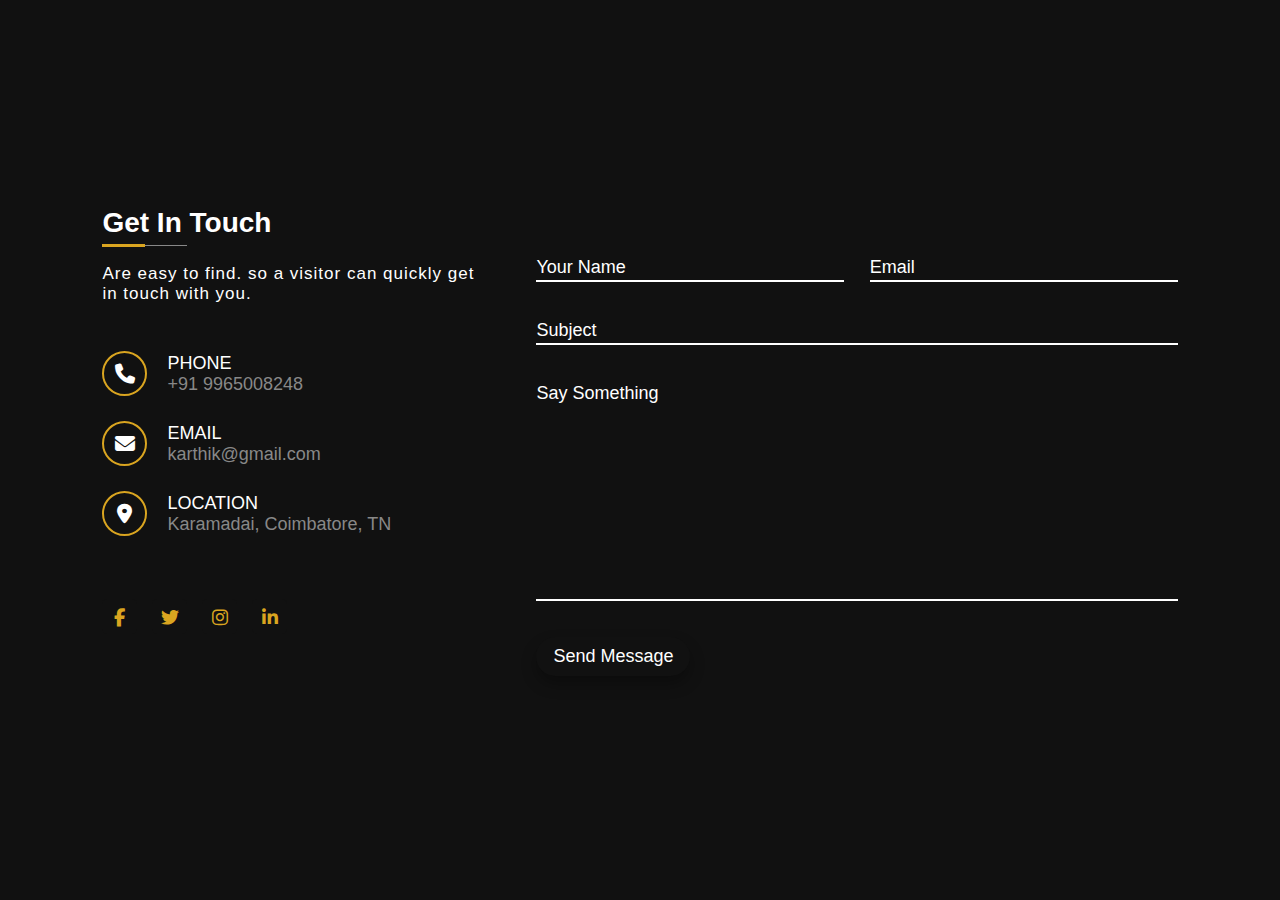
<file: contact/index.html>
<!DOCTYPE html>
<html>
<head>
	<meta name="viewport" content="width=device-width, initial-scale=1.0">
	<title>Contact </title>

	<!--css link-->
	<link rel="stylesheet" type="text/css" href="style.css">

	<!-- Font Awesome Icons Link -->
	<link rel="stylesheet" href="https://cdnjs.cloudflare.com/ajax/libs/font-awesome/6.1.1/css/all.min.css"/>

	<!--Link To Goggle Fonts
	<link href="https://fonts.googleapis.com/css2?family=Poppins:ital,wght@0,100;0,200;0,400;0,500;0,600;0,800;1,900&display=swap" rel="stylesheet">
	-->
</head>
<body>
	<div class="container">
		<main class="row">
			<!--  Left Section (Column) Starts -->
			<section class="col left">	
				<!--  Title Starts -->
				<div class="contactTitle">
					<h2>Get In Touch</h2>
					<p>Are easy to find. so a visitor can quickly get in touch with you.</p>
				</div>

				<!--Contact Info-->
				<div class="contactInfo">
					
					<div class="iconGroup">
						<div class="icon">
							<i class="fa-solid fa-phone"></i>
						</div>
						<div class="details">
							<span>Phone</span>
							<span>+91 9965008248</span>
						</div>
					</div>

					<div class="iconGroup">
						<div class="icon">
							<i class="fa-solid fa-envelope"></i>
						</div>
						<div class="details">
							<span>Email</span>
							<span>karthik@gmail.com</span>
						</div>
					</div>

					<div class="iconGroup">
						<div class="icon">
							<i class="fa-solid fa-location-dot"></i>
						</div>
						<div class="details">
							<span>Location</span>
							<span>Karamadai, Coimbatore, TN</span>
						</div>
					</div>

				</div>

				<!--Social Media -->
				<div class="socialMedia">
					<a href="#"><i class="fa-brands fa-facebook-f"></i></a>
					<a href="#"><i class="fa-brands fa-twitter"></i></a>
					<a href="#"><i class="fa-brands fa-instagram"></i></a>
					<a href="#"><i class="fa-brands fa-linkedin-in"></i></a>
				</div>
			</section>

			<section class="col right">
				<!--Forms -->
				<form class="messageForm">
					
					<div class="inputGroup halfWidth">
						<input type="text" name="" required="required">
						<label>Your Name</label>
					</div>

					<div class="inputGroup halfWidth">
						<input type="email" name="" required="required">
						<label>Email</label>
					</div>

					<div class="inputGroup fullWidth">
						<input type="text" name="" required="required">
						<label>Subject</label>
					</div>

					<div class="inputGroup fullWidth">
						<textarea required="required"></textarea>
						<label>Say Something</label>
					</div>

					<div class="inputGroup fullWidth">
						<button><a href="www.whatsapp.com" style="text-decoration: none;color: #fff;" target="_blank">Send Message</a></button>
					</div>
				</form>
			</section>
		</main>
	</div>
</body>
</html>
</file>
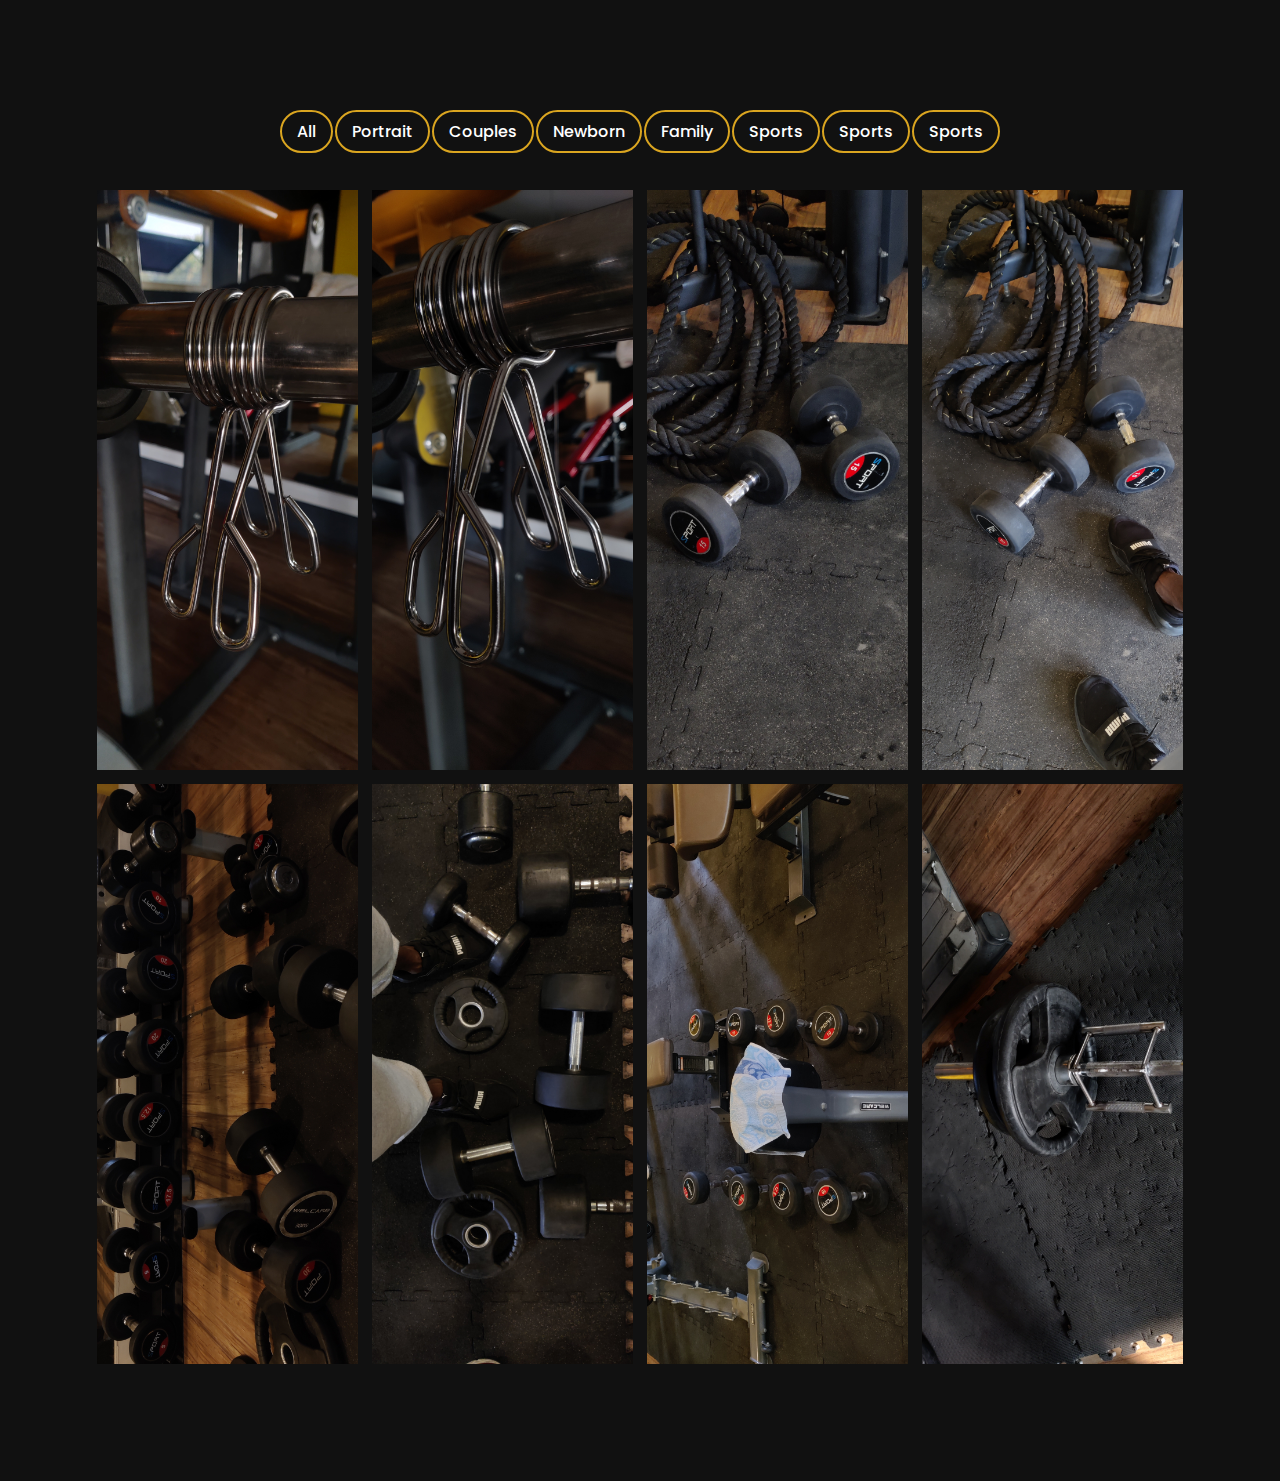
<file: gallery/index.html>
<!DOCTYPE html>
<html lang="en">
<head>
    <meta charset="UTF-8">
    <meta name="viewport" content="width=device-width, initial-scale=1.0">
    <title>Stroies</title>

    <!--css link-->
    <link rel="stylesheet" href="style.css">
    <link rel="stylesheet" href="https://cdnjs.cloudflare.com/ajax/libs/font-awesome/5.15.3/css/all.min.css"/>
</head>
<body>
  <div class="wrapper">
    <!-- filter Items -->
    <nav>
      <div class="items">
        <span class="item active" data-name="all">All </span>
        <span class="item" data-name="bag">Portrait</span>
        <span class="item" data-name="shoe">Couples</span>
        <span class="item" data-name="watch">Newborn</span>
        <span class="item" data-name="camera">Family</span>
        <span class="item" data-name="headphone">Sports</span>
        <span class="item" data-name="headphone">Sports</span>
        <span class="item" data-name="headphone">Sports</span>
      </div>
    </nav>
    <!-- filter Images -->
    <div class="gallery">
      <div class="image" data-name="bag"><span><img src="images/1.jpg" alt=""></span></div>
      <div class="image" data-name="headphone"><span><img src="images/2.jpg" alt=""></span></div>
      <div class="image" data-name="camera"><span><img src="images/3.jpg" alt=""></span></div>
      <div class="image" data-name="shoe"><span><img src="images/4.jpg" alt=""></span></div>
      <div class="image" data-name="headphone"><span><img src="images/5.jpg" alt=""></span></div>
      <div class="image" data-name="watch"><span><img src="images/6.jpg" alt=""></span></div>
      <div class="image" data-name="shoe"><span><img src="images/7.jpg" alt=""></span></div>
      <div class="image" data-name="camera"><span><img src="images/8.jpg" alt=""></span></div>
    </div>
  </div>

  <script src="script.js"></script>

</body>
</html>
</file>
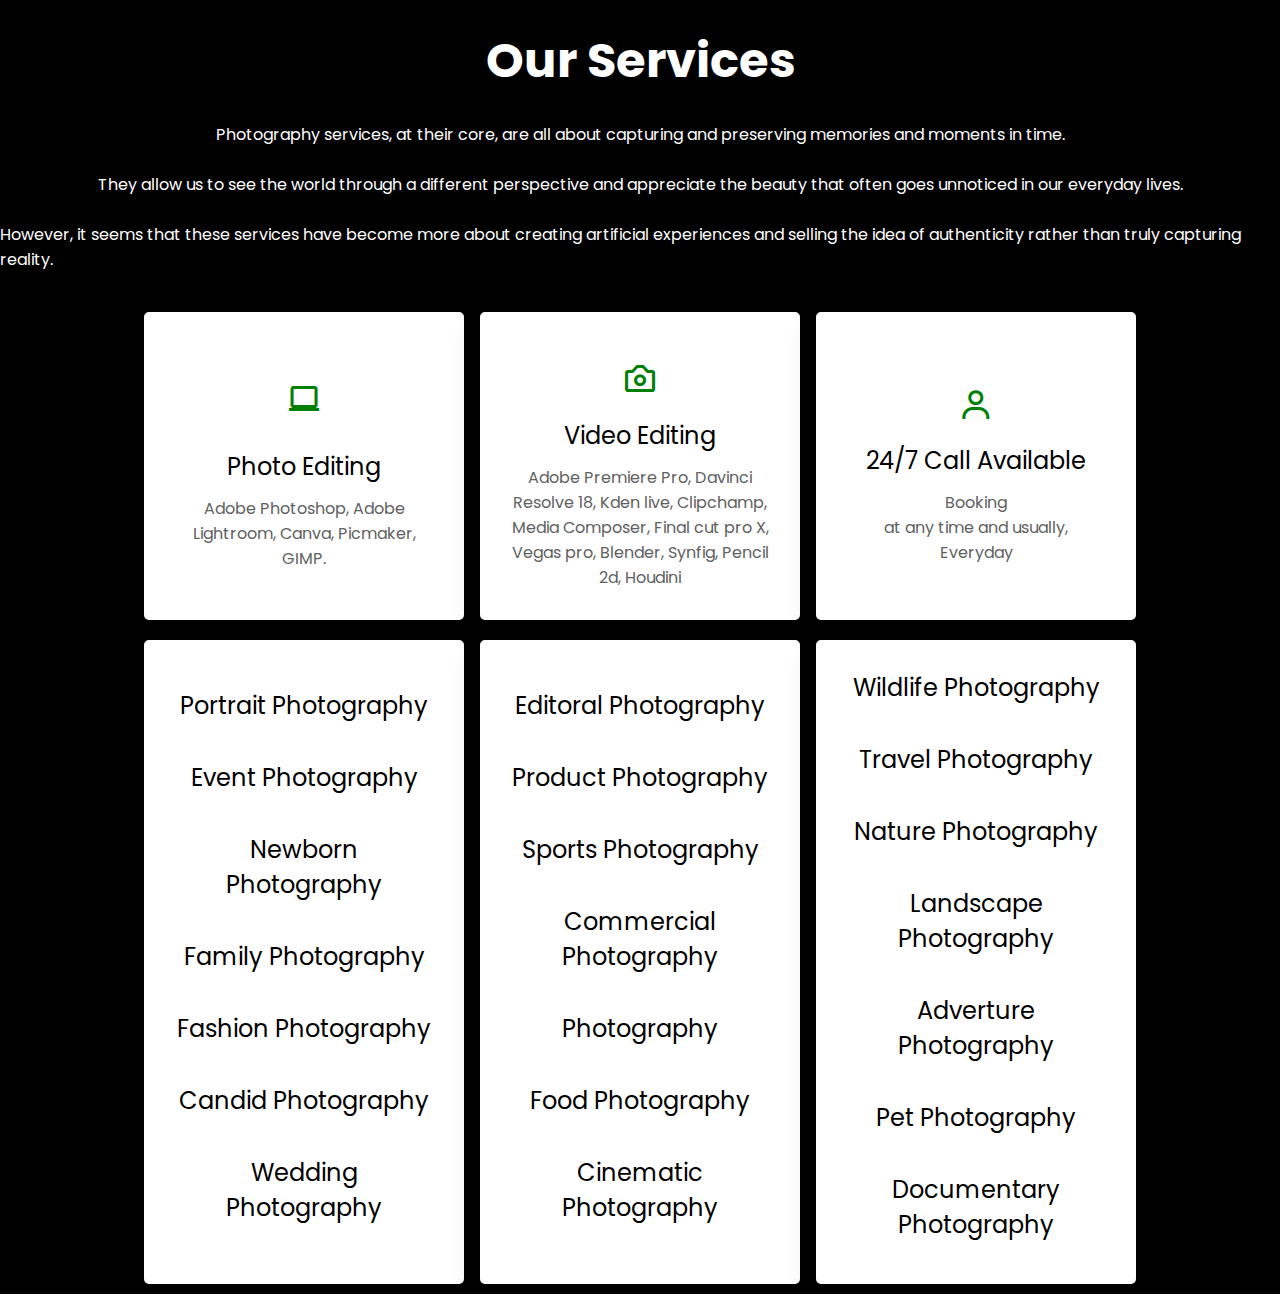
<file: services/index.html>
<!DOCTYPE html>
<html lang="en">
<head>
    <meta charset="UTF-8">
    <meta name="viewport" content="width=device-width, initial-scale=1.0">
    <title>Our Services</title>
    <link rel="stylesheet" href="style.css" class="css">
    <!-- FONT AWESOME LINK USING BOXICON -->
    <link href='https://unpkg.com/boxicons@2.1.4/css/boxicons.min.css' rel='stylesheet'>
</head>
<body>
    <div class="wrapper">
        <h1>Our Services</h1>
        <p>Photography services, at their core, are all about capturing and preserving memories and moments in time.</p> <br>
        <p>They allow us to see the world through a different perspective and appreciate the beauty that often goes unnoticed in our everyday lives.</p> <br>
        <p>However, it seems that these services have become more about creating artificial experiences and selling the idea of authenticity rather than truly capturing reality.</p>
             <div class="content-box">

                <div class="card">
                    <i class="bx bx-laptop bx-md"></i>
                    <h2></h2>
                    <h2>Photo Editing</h2>
                    <p>Adobe Photoshop, Adobe Lightroom, Canva, Picmaker, GIMP.</p>      
                </div>
                
                <div class="card">
                    <i class="bx bx-camera bx-md"></i>
                    <h2>Video Editing</h2>
                    <p>Adobe Premiere Pro, Davinci Resolve 18, Kden live, Clipchamp, Media Composer, Final cut pro X, Vegas pro, Blender, Synfig, Pencil 2d, Houdini </p>
                </div>

                <div class="card">
                    <i class='bx bx-user bx-md'></i>
                    <h2>24/7 Call Available</h2>
                    <p>Booking <br>at any time and usually, Everyday</p>       
                </div>
                <!---->
                <div class="card">
                    <h2>Portrait Photography</h2><br>
                    <h2>Event Photography</h2><br>
                    <h2>Newborn Photography</h2><br>
                    <h2>Family Photography</h2><br>
                    <h2>Fashion Photography</h2><br>
                    <h2>Candid Photography</h2><br>
                    <h2>Wedding Photography</h2>
                </div>

                <div class="card">
                    <h2>Editoral Photography</h2><br>
                    <h2>Product Photography</h2><br>
                    <h2>Sports Photography</h2><br>
                    <h2>Commercial Photography</h2><br>
                    <h2>Photography</h2><br>
                    <h2>Food Photography</h2><br>
                    <h2>Cinematic Photography</h2>   
                </div>

                <div class="card">
                    <h2>Wildlife Photography</h2><br>
                    <h2>Travel Photography</h2><br>
                    <h2>Nature Photography</h2><br>
                    <h2>Landscape Photography</h2><br>
                    <h2>Adverture Photography</h2><br>
                    <h2>Pet Photography</h2><br>
                    <h2>Documentary Photography</h2>                         
                </div>
             </div>
    </div>
</body>
</html>
</file>
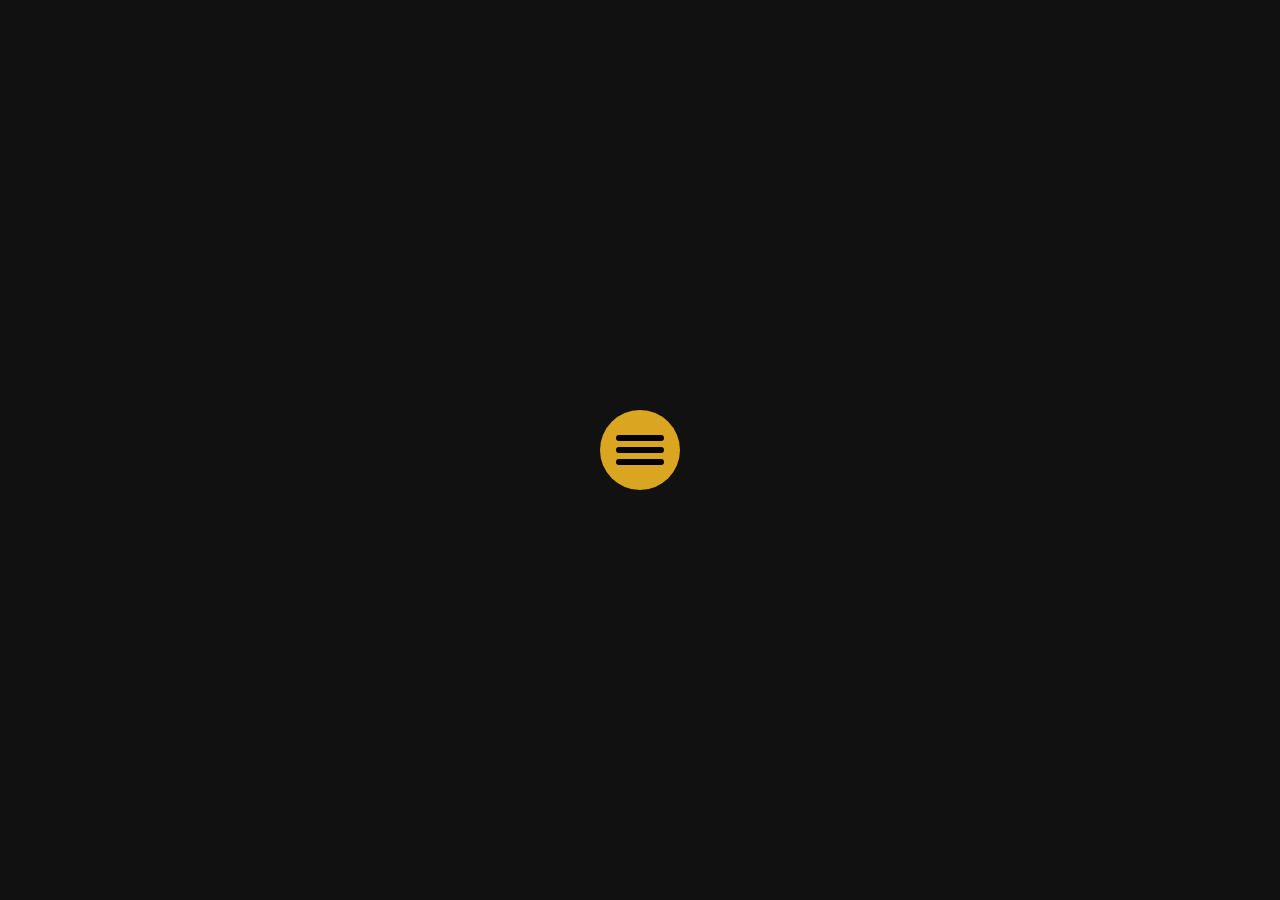
<file: soicalLinks/index.html>
<!DOCTYPE html>
<html lang="en">
<head>
    <meta charset="UTF-8">
    <meta name="viewport" content="width=device-width, initial-scale=1.0">
    <title>Menu Bar</title>
    <!---css links-->
    <link rel="stylesheet" href="style.css">   
     <!--font-awesome CDN-->
     <link rel="stylesheet" href="https://cdnjs.cloudflare.com/ajax/libs/font-awesome/6.5.1/css/all.min.css" integrity="sha512-DTOQO9RWCH3ppGqcWaEA1BIZOC6xxalwEsw9c2QQeAIftl+Vegovlnee1c9QX4TctnWMn13TZye+giMm8e2LwA==" crossorigin="anonymous" />
</head>
<body>

    <div class="menu">
        <div class="btn trigger">
            <span class="line"></span>
        </div>
        <div class="icons">
            <div class="rotater">
                
                <div class="btn btn-icon">
                    <i class="fab fa-facebook"></i>
                </div>
            </div>

            <div class="rotater">
                <div class="btn btn-icon">
                    <i class="fab fa-envelope"></i>
                </div>
            </div>

            <div class="rotater">
                <div class="btn btn-icon">
                    <i class="fab fa-facebook"></i>
                </div>
            </div>

            <div class="rotater">
                <div class="btn btn-icon">
                    <i class="fab fa-instagram"></i>
                </div>
            </div>

            <div class="rotater">
                <div class="btn btn-icon">
                    <i class="fab fa-youtube"></i>
                </div>
            </div>

            <div class="rotater">
                <div class="btn btn-icon">
                    <i class="fab fa-github"></i>
                </div>
            </div>

            <div class="rotater">
                <div class="btn btn-icon">
                    <i class="fab fa-linkedin"></i>
                </div>
            </div>

            <div class="rotater">
                <div class="btn btn-icon">
                    <i class="fab fa-pinterest"></i>
                </div>
            </div>
        </div>

    </div>

    <script src="https://code.jquery.com/jquery-3.7.1.js" integrity="sha256-eKhayi8LEQwp4NKxN+CfCh+3qOVUtJn3QNZ0TciWLP4=" crossorigin="anonymous"></script>
    <script src="main.js"></script>
</body>
</html>
</file>
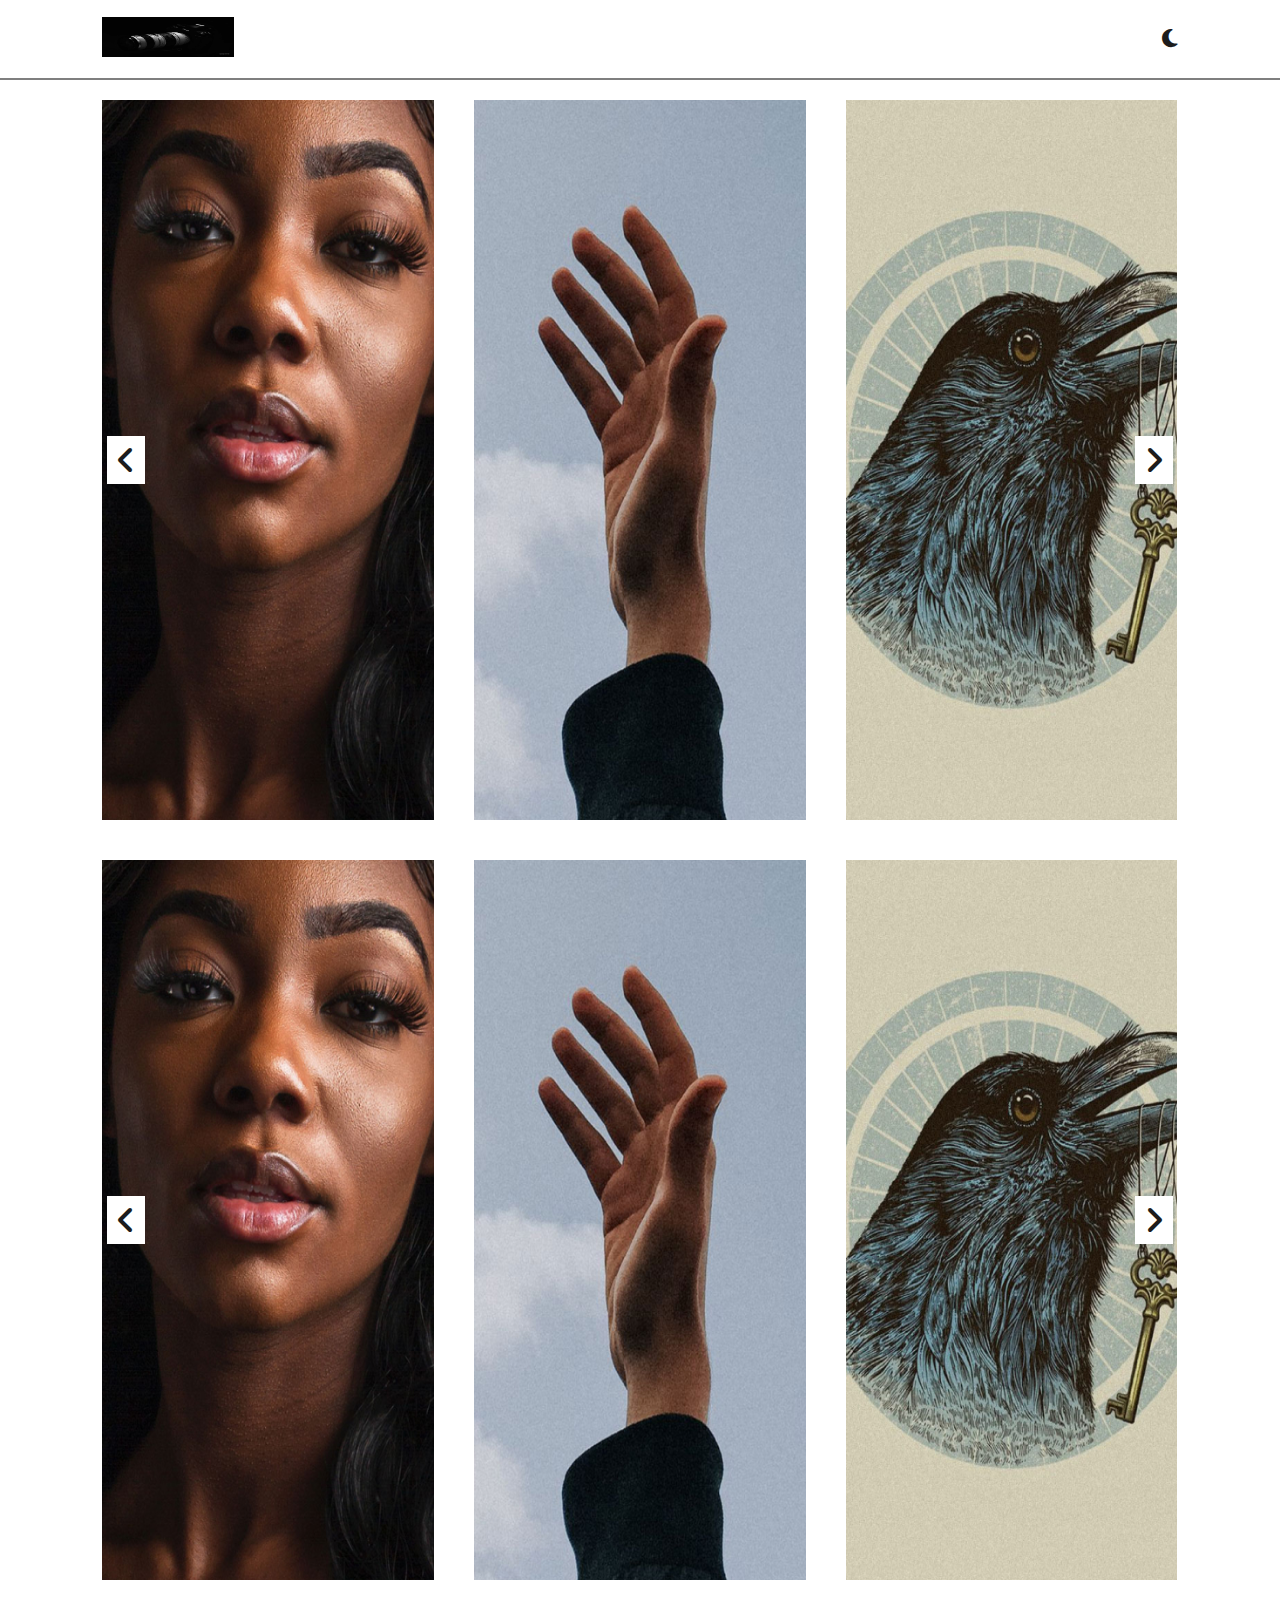
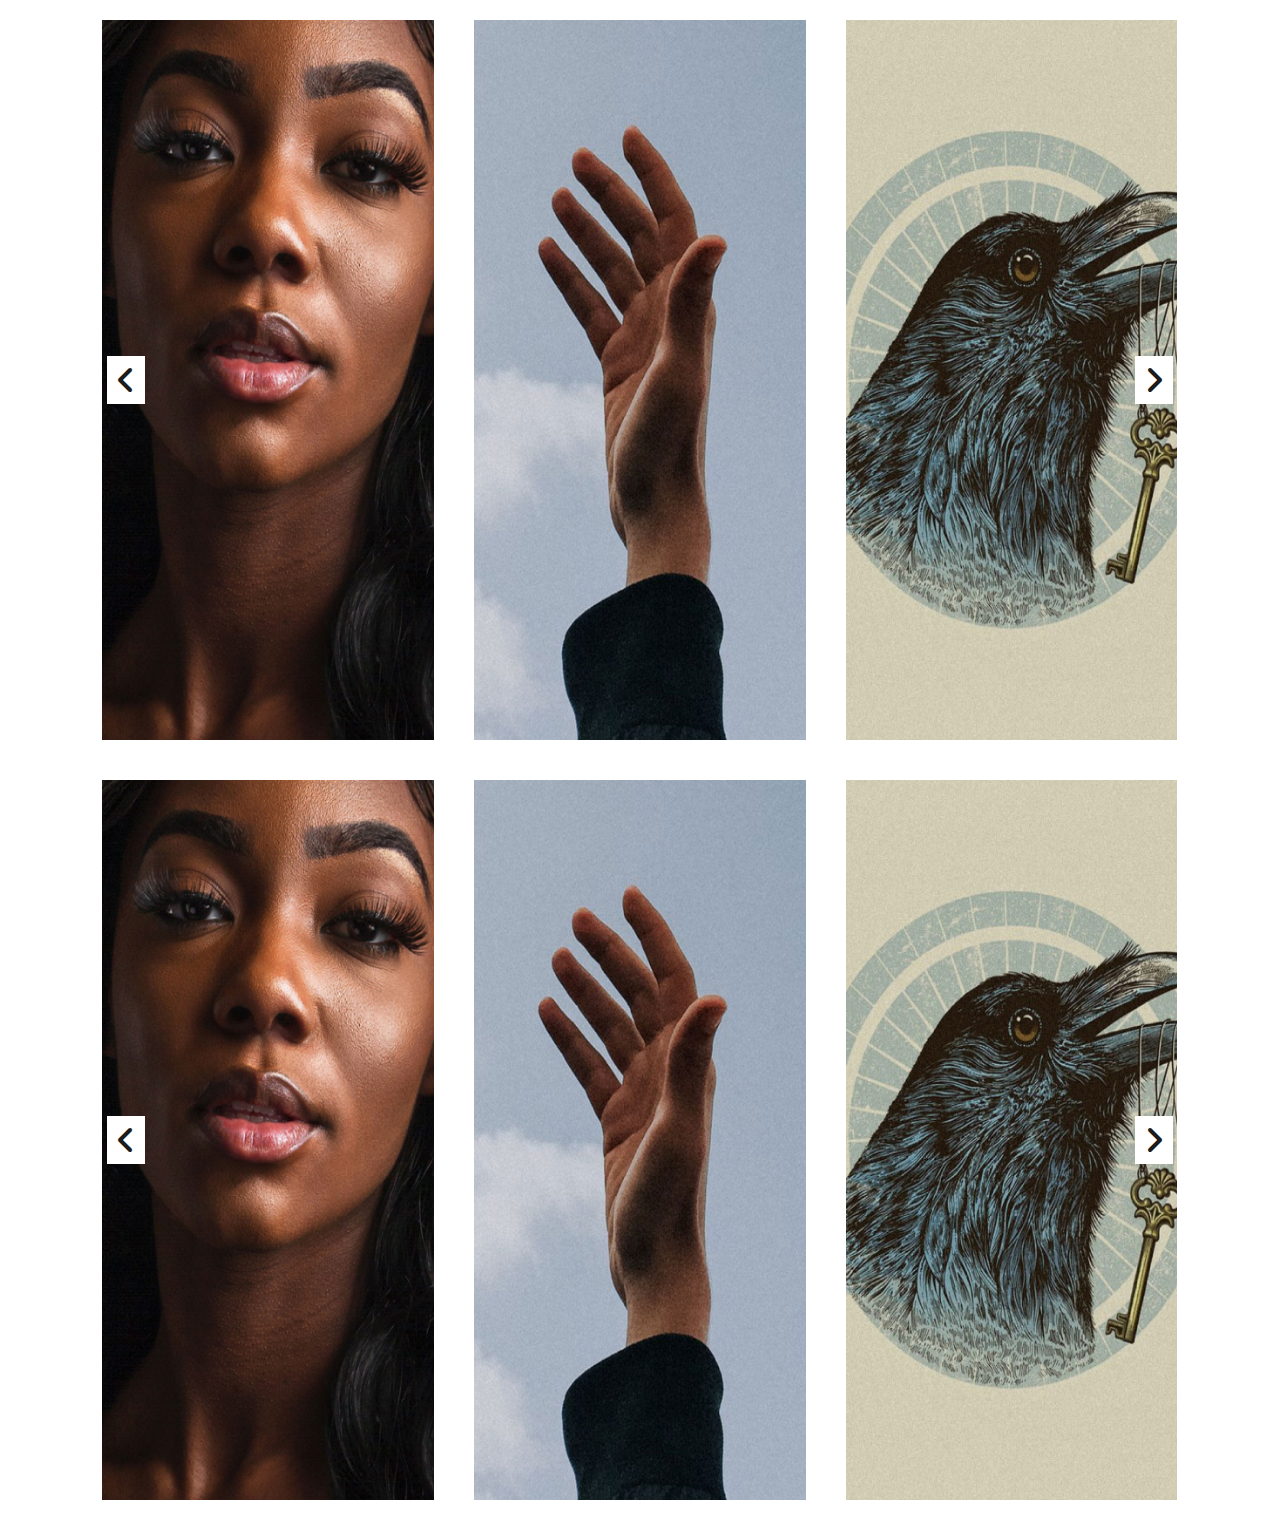
<file: Stroies/index.html>
<!DOCTYPE html>
<html lang="en">
<head>
    <meta charset="UTF-8">
    <meta name="viewport" content="width=device-width, initial-scale=1.0">
    <title>Responsive Carousel Slider</title>
    <link rel="stylesheet" href="style.css">
    <!-- font awesome cdn link  -->
    <link rel="stylesheet" href="https://cdnjs.cloudflare.com/ajax/libs/font-awesome/6.4.2/css/all.min.css">
    <link rel="stylesheet"href="https://cdn.jsdelivr.net/npm/swiper@10/swiper-bundle.min.css">

</head>
<body>
    <div class="container">
        <div class="header">
            <div class="image">
                <img src="images/10.jpg" alt="" id="logo">
            </div>
            <div class="theme">
                <i class="fa-solid fa-moon"></i>
                <i class="fa-solid fa-sun"></i>
            </div>
        </div>
        <div class="hero">
            <div class="swiper myswiper">
                <div class="swiper-wrapper">
                    <div class="swiper-slide">
                        <div class="card">
                            <img src="images/img1.jpg" alt="">
                            <div class="content">
                                <i class="fa-solid fa-arrow-up"></i>
                                <p>Modeling-2022</p>
                                <h1>Vector</h1>
                                <h2>Art</h2>
                            </div>
                        </div>
                    </div>
                    <div class="swiper-slide">
                        <div class="card">
                            <img src="images/img2.jpg" alt="">
                            <div class="content">
                                <i class="fa-solid fa-arrow-up"></i>
                                <p>Modeling-2022</p>
                                <h1>Vector</h1>
                                <h2>Art</h2>
                            </div>
                        </div>
                    </div>
                    <div class="swiper-slide">
                        <div class="card">
                            <img src="images/img3.jpg" alt="">
                            <div class="content">
                                <i class="fa-solid fa-arrow-up"></i>
                                <p>Modeling-2022</p>
                                <h1>Vector</h1>
                                <h2>Art</h2>
                            </div>
                        </div>
                    </div>
                    <div class="swiper-slide">
                        <div class="card">
                            <img src="images/img4.jpg" alt="">
                            <div class="content">
                                <i class="fa-solid fa-arrow-up"></i>
                                <p>Modeling-2022</p>
                                <h1>Vector</h1>
                                <h2>Art</h2>
                            </div>
                        </div>
                    </div>
                    <div class="swiper-slide">
                        <div class="card">
                            <img src="images/img5.jpg" alt="">
                            <div class="content">
                                <i class="fa-solid fa-arrow-up"></i>
                                <p>Modeling-2022</p>
                                <h1>Vector</h1>
                                <h2>Art</h2>
                            </div>
                        </div>
                    </div>
                    <div class="swiper-slide">
                        <div class="card">
                            <img src="images/img6.jpg" alt="">
                            <div class="content">
                                <i class="fa-solid fa-arrow-up"></i>
                                <p>Modeling-2022</p>
                                <h1>Vector</h1>
                                <h2>Art</h2>
                            </div>
                        </div>
                    </div>
                </div>
                <i class="fa-solid fa-angle-right swiper-button-next"></i>
                <i class="fa-solid fa-angle-left swiper-button-prev"></i>
            </div>
        </div>

        <!---->

        <div class="hero">
            <div class="swiper myswiper">
                <div class="swiper-wrapper">
                    <div class="swiper-slide">
                        <div class="card">
                            <img src="images/img1.jpg" alt="">
                            <div class="content">
                                <i class="fa-solid fa-arrow-up"></i>
                                <p>Modeling-2022</p>
                                <h1>Vector</h1>
                                <h2>Art</h2>
                            </div>
                        </div>
                    </div>
                    <div class="swiper-slide">
                        <div class="card">
                            <img src="images/img2.jpg" alt="">
                            <div class="content">
                                <i class="fa-solid fa-arrow-up"></i>
                                <p>Modeling-2022</p>
                                <h1>Vector</h1>
                                <h2>Art</h2>
                            </div>
                        </div>
                    </div>
                    <div class="swiper-slide">
                        <div class="card">
                            <img src="images/img3.jpg" alt="">
                            <div class="content">
                                <i class="fa-solid fa-arrow-up"></i>
                                <p>Modeling-2022</p>
                                <h1>Vector</h1>
                                <h2>Art</h2>
                            </div>
                        </div>
                    </div>
                    <div class="swiper-slide">
                        <div class="card">
                            <img src="images/img4.jpg" alt="">
                            <div class="content">
                                <i class="fa-solid fa-arrow-up"></i>
                                <p>Modeling-2022</p>
                                <h1>Vector</h1>
                                <h2>Art</h2>
                            </div>
                        </div>
                    </div>
                    <div class="swiper-slide">
                        <div class="card">
                            <img src="images/img5.jpg" alt="">
                            <div class="content">
                                <i class="fa-solid fa-arrow-up"></i>
                                <p>Modeling-2022</p>
                                <h1>Vector</h1>
                                <h2>Art</h2>
                            </div>
                        </div>
                    </div>
                    <div class="swiper-slide">
                        <div class="card">
                            <img src="images/img6.jpg" alt="">
                            <div class="content">
                                <i class="fa-solid fa-arrow-up"></i>
                                <p>Modeling-2022</p>
                                <h1>Vector</h1>
                                <h2>Art</h2>
                            </div>
                        </div>
                    </div>
                </div>
                <i class="fa-solid fa-angle-right swiper-button-next"></i>
                <i class="fa-solid fa-angle-left swiper-button-prev"></i>
            </div>
        </div>

        <!---->
        <div class="hero">
            <div class="swiper myswiper">
                <div class="swiper-wrapper">
                    <div class="swiper-slide">
                        <div class="card">
                            <img src="images/img1.jpg" alt="">
                            <div class="content">
                                <i class="fa-solid fa-arrow-up"></i>
                                <p>Modeling-2022</p>
                                <h1>Vector</h1>
                                <h2>Art</h2>
                            </div>
                        </div>
                    </div>
                    <div class="swiper-slide">
                        <div class="card">
                            <img src="images/img2.jpg" alt="">
                            <div class="content">
                                <i class="fa-solid fa-arrow-up"></i>
                                <p>Modeling-2022</p>
                                <h1>Vector</h1>
                                <h2>Art</h2>
                            </div>
                        </div>
                    </div>
                    <div class="swiper-slide">
                        <div class="card">
                            <img src="images/img3.jpg" alt="">
                            <div class="content">
                                <i class="fa-solid fa-arrow-up"></i>
                                <p>Modeling-2022</p>
                                <h1>Vector</h1>
                                <h2>Art</h2>
                            </div>
                        </div>
                    </div>
                    <div class="swiper-slide">
                        <div class="card">
                            <img src="images/img4.jpg" alt="">
                            <div class="content">
                                <i class="fa-solid fa-arrow-up"></i>
                                <p>Modeling-2022</p>
                                <h1>Vector</h1>
                                <h2>Art</h2>
                            </div>
                        </div>
                    </div>
                    <div class="swiper-slide">
                        <div class="card">
                            <img src="images/img5.jpg" alt="">
                            <div class="content">
                                <i class="fa-solid fa-arrow-up"></i>
                                <p>Modeling-2022</p>
                                <h1>Vector</h1>
                                <h2>Art</h2>
                            </div>
                        </div>
                    </div>
                    <div class="swiper-slide">
                        <div class="card">
                            <img src="images/img6.jpg" alt="">
                            <div class="content">
                                <i class="fa-solid fa-arrow-up"></i>
                                <p>Modeling-2022</p>
                                <h1>Vector</h1>
                                <h2>Art</h2>
                            </div>
                        </div>
                    </div>
                </div>
                <i class="fa-solid fa-angle-right swiper-button-next"></i>
                <i class="fa-solid fa-angle-left swiper-button-prev"></i>
            </div>
        </div>
        <!----->
        <div class="hero">
            <div class="swiper myswiper">
                <div class="swiper-wrapper">
                    <div class="swiper-slide">
                        <div class="card">
                            <img src="images/img1.jpg" alt="">
                            <div class="content">
                                <i class="fa-solid fa-arrow-up"></i>
                                <p>Modeling-2022</p>
                                <h1>Vector</h1>
                                <h2>Art</h2>
                            </div>
                        </div>
                    </div>
                    <div class="swiper-slide">
                        <div class="card">
                            <img src="images/img2.jpg" alt="">
                            <div class="content">
                                <i class="fa-solid fa-arrow-up"></i>
                                <p>Modeling-2022</p>
                                <h1>Vector</h1>
                                <h2>Art</h2>
                            </div>
                        </div>
                    </div>
                    <div class="swiper-slide">
                        <div class="card">
                            <img src="images/img3.jpg" alt="">
                            <div class="content">
                                <i class="fa-solid fa-arrow-up"></i>
                                <p>Modeling-2022</p>
                                <h1>Vector</h1>
                                <h2>Art</h2>
                            </div>
                        </div>
                    </div>
                    <div class="swiper-slide">
                        <div class="card">
                            <img src="images/img4.jpg" alt="">
                            <div class="content">
                                <i class="fa-solid fa-arrow-up"></i>
                                <p>Modeling-2022</p>
                                <h1>Vector</h1>
                                <h2>Art</h2>
                            </div>
                        </div>
                    </div>
                    <div class="swiper-slide">
                        <div class="card">
                            <img src="images/img5.jpg" alt="">
                            <div class="content">
                                <i class="fa-solid fa-arrow-up"></i>
                                <p>Modeling-2022</p>
                                <h1>Vector</h1>
                                <h2>Art</h2>
                            </div>
                        </div>
                    </div>
                    <div class="swiper-slide">
                        <div class="card">
                            <img src="images/img6.jpg" alt="">
                            <div class="content">
                                <i class="fa-solid fa-arrow-up"></i>
                                <p>Modeling-2022</p>
                                <h1>Vector</h1>
                                <h2>Art</h2>
                            </div>
                        </div>
                    </div>
                </div>
                <i class="fa-solid fa-angle-right swiper-button-next"></i>
                <i class="fa-solid fa-angle-left swiper-button-prev"></i>
            </div>
        </div>
    </div>

    <script>
        let bars = document.querySelector(".header .fa-bars")
        let menu = document.querySelector("ul");
        bars.addEventListener("click",function(){
            menu.classList.toggle("slide");
        })
    </script>
<script src="https://cdn.jsdelivr.net/npm/swiper@10/swiper-bundle.min.js"></script>

<script>
var swiper = new Swiper(".myswiper",{
    spaceBetween: 30,
    freeMode:true,
    loop:true,
    autoplay:{
        delay:2000
    },
    breakpoints:{
        640:{
            slidesPerView:1,
            spaceBetween: 20
        },
        768:{
            slidesPerView:2,
            spaceBetween: 30
        },
        1080:{
            slidesPerView:3,
            spaceBetween: 40
        }
    },
    navigation: {
        nextEl: ".swiper-button-next",
        prevEl: ".swiper-button-prev",
    },
})
</script>

<script>
    let body = document.querySelector("body");

    let dark = document.querySelector(".theme .fa-moon");
    let light = document.querySelector(".theme .fa-sun");

    let logo = document.querySelector("#logo");

    dark.addEventListener("click",function(){
        body.classList.toggle("darkMode");
        logo.setAttribute("src","images/logo.png");
        dark.style.display="none";
        light.style.display="block";
    })
    light.addEventListener("click",function(){
        body.classList.toggle("darkMode");
        logo.setAttribute("src","images/logo-black.png");
        dark.style.display="block";
        light.style.display="none";
    })
</script>

</body>
</html>
</file>
<file: contact/style.css>
*{
	margin: 0;
	padding: 0;
	box-sizing: border-box;
	font-family: 'Poppins', sans-serif;
}
body{
	width: 100%;
	min-height: 100vh;
	background-color: #111;
	color: #fff;
}
.container{
	width: 100%;
	min-height: 100vh;
	display: flex;
	justify-content: center;
	align-items: center;
	padding: 30px 8%;
}
.container .row{
	display: flex;
	justify-content: space-between;
	width: 100%;
	max-width: 1100px;
}
.row section.col{
	display: flex;
	flex-direction: column;
}
.row section.left{
	flex-basis: 35%;
	min-width: 320px;
	margin-right: 60px;
}
.row section.right{
	flex-basis: 60%;
}
section.left .contactTitle h2{
	position: relative;
	font-size: 28px;
	color: #fff;
	display: inline-block;
	margin-bottom: 25px;
}
section.left .contactTitle h2::before{
	content: '';
	position: absolute;
	width: 50%;
	height: 1px;
	background-color: #888;
	top: 120%;
	left: 0;
}
section.left .contactTitle h2::after{
	content: '';
	position: absolute;
	width: 25%;
	height: 3px;
	background-color: goldenrod;
	top: calc(120% - 1px);
	left: 0;
}
section.left .contactTitle p{
	font-size: 17px;
	color: #fff;
	letter-spacing: 1px;
	line-height: 1.2;
	padding-bottom: 22px;
}
section.left .contactInfo{
	margin-bottom: 16px;
}
.contactInfo .iconGroup{
	display: flex;
	align-items: center;
	margin: 25px 0px;
}
.iconGroup .icon{
	width: 45px;
	height: 45px;
	border: 2px solid goldenrod;
	border-radius: 50%;
	margin-right: 20px;
	position: relative;
}
.iconGroup .icon i{
	font-size: 20px;
	color: #fff;
	position: absolute;
	top: 50%;
	left: 50%;
	transform: translate(-50%, -50%);
}
.iconGroup .details span{
	display: block;
	color: #888;
	font-size: 18px;
}
.iconGroup .details span:nth-child(1){
	text-transform: uppercase;
	color: #fff;
}
section.left .socialMedia{
	display: flex;
	justify-content: flex-start;
	align-items: center;
	flex-wrap: wrap;
	margin: 22px 0px 20px;
}
.socialMedia a{
	width: 35px;
	height: 35px;
	text-decoration: none;
	text-align: center;
	margin-right: 15px;
	border-radius: 5px;
	background-color: #111;
	transition: 0.4s;
}
.socialMedia a i{
	color: goldenrod;
	font-size: 18px;
	line-height: 35px;
	border: 1px solid transparent;
	transition-delay: 0.4s;
}
.socialMedia a:hover{
	transform: translateY(-5px);
	background-color: #2e2e2e;
	color: #fff;
	border: 1px solid goldenrod;
}
.socialMedia a:hover i{
	color: #fff;
}

/* Code for the right section (column) */

.row section.right .messageForm{
	display: flex;
	justify-content: space-between;
	flex-wrap: wrap;
	padding-top: 30px;
}
.row section.right .inputGroup{
	margin: 18px 0px;
	position: relative;
}
.messageForm .halfWidth{
	flex-basis: 48%;
}
.messageForm .fullWidth{
	flex-basis: 100%;
}
.messageForm input, .messageForm textarea{
	width: 100%;
	font-size: 18px;
	padding: 2px 0px;
	background-color: #111;
	color: #fff;
	border: none;
	border-bottom: 2px solid #fff;
	outline: none;
}
.messageForm textarea{
	resize: none;
	height: 220px;
	display: block;
}
textarea::-webkit-scrollbar{
	width: 5px;
}
textarea::-webkit-scrollbar-track{
	background-color: #fff;
	border-radius: 15px;
}
textarea::-webkit-scrollbar-thumb{
	background-color: goldenrod;
	border-radius: 15px;
}
.inputGroup label{
	position: absolute;
	left: 0;
	bottom: 4px;
	color: #fff;
	font-size: 18px;
	transition: 0.4s;
	pointer-events: none;
}

.inputGroup:nth-child(4) label{
	top: 2px;
}
.inputGroup input:focus ~ label, .inputGroup textarea:focus ~ label,
.inputGroup input:valid ~ label, .inputGroup textarea:valid ~ label
{
	transform: translateY(-30px);
	font-size: 16px;
}
.inputGroup button{
	padding: 8px 16px;
	font-size: 18px;
	background-color: #111;
	color: #fff;
	border: 1px solid transparent;
	border-radius: 25px;
	outline: none;
	cursor: pointer;
	box-shadow: 0px 8px 15px rgba(0, 0, 0, 0.3);
	transition: 0.4s;
}
.inputGroup button:hover{
	background-color: #111;
	color: #fff;
	box-shadow: 0px 0px 15px rgba(0, 0, 0, 0.3);
	border: 1px solid goldenrod;
}
@media(max-width: 1100px){
	.messageForm .halfWidth{
		flex-basis: 100%;
	}
}
@media(max-width: 900px){
	.container .row{
		flex-wrap: wrap;
	}
	.row section.left, .row section.right{
		flex-basis: 100%;
		margin: 0px;
	}
}
</file>
<file: gallery/style.css>
@import url('https://fonts.googleapis.com/css2?family=Poppins:wght@200;300;400;500;600;700&display=swap');
*{
  margin: 0;
  padding: 0;
  box-sizing: border-box;
  font-family: 'Poppins', sans-serif;
  background-color: #111;
}
::selection{
  color: #fff;
  background: #007bff;
}
body{
  padding: 10px;
}
.wrapper{
  margin: 100px auto;
  max-width: 1100px;
}
.wrapper nav{
  display: flex;
  justify-content: center;
}
.wrapper .items{
  display: flex;
  max-width: 720px;
  width: 100%;
  justify-content: space-between;
}
.items span{
  padding: 7px 15px;
  font-size: 16px;
  font-weight: 500;
  cursor: pointer;
  color: #fff;
  border-radius: 50px;
  border: 2px solid goldenrod;
  transition: all 0.3s ease;
}
.items span.active,
.items span:hover{
  color: #fff;
  background: #111;
}

.gallery{
  display: flex;
  flex-wrap: wrap;
  margin-top: 30px;
}
.gallery .image{
  width: calc(100% / 4);
  padding: 7px;
}
.gallery .image span{
  display: flex;
  width: 100%;
  overflow: hidden;
}
.gallery .image img{
  width: 100%;
  vertical-align: middle;
  transition: all 0.3s ease;
}
.gallery .image:hover img{
  transform: scale(1.1);
}
.gallery .image.hide{
  display: none;
}
.gallery .image.show{
  animation: animate 0.4s ease;
}
@keyframes animate {
  0%{
    transform: scale(0.5);
  }
  100%{
    transform: scale(1);
  }
}

@media (max-width: 1000px) {
  .gallery .image{
    width: calc(100% / 3);
  }
}
@media (max-width: 800px) {
  .gallery .image{
    width: calc(100% / 2);
  }
}
@media (max-width: 700px) {
  .wrapper nav .items{
    max-width: 600px;
  }
  nav .items span{
    padding: 7px 15px;
  }
}
@media (max-width: 600px) {
  .wrapper{
    margin: 30px auto;
  }
  .wrapper nav .items{
    flex-wrap: wrap;
    justify-content: center;
  }
  nav .items span{
    margin: 5px;
  }
  .gallery .image{
    width: 100%;
  }
}
</file>
<file: services/style.css>
@import url('https://fonts.googleapis.com/css2?family=Poppins:wght@400;500;600;700&display=swap');

*{
    margin: 0;
    padding: 0;
    box-sizing: border-box;
}

.wrapper{
    font-family: 'poppins',sans-serif;
    display: flex;
    justify-content: center;
    align-items: center;
    flex-direction: column;
    background: black;
}

.wrapper h1{
    font-size: 3em;
    margin: 25px;
    color: #fff;
}

.wrapper p{
    color: #fff;
}

.content-box{
    display: flex;
    justify-content: space-between;
    flex-wrap: wrap;
    width: 1000px;
    margin-top: 30px;
}

.card{
    min-height: 220px;
    width: 320px;
    padding: 30px;
    border-radius: 5px;
    display: flex;
    justify-content: center;
    align-items: center;
    flex-direction: column;
    background: #fff;
    margin: 10px 4px;
    box-shadow: 0px 15px 30px rgba(0,0,0,0.2);
}
.card i{
    margin: 20px;
    color: rgb(0, 129, 6);
}
.card h2{
    margin-bottom: 12px;
    font-weight: 400;
    text-align: center;
}
.card p{
    color: #606161;
    text-align: center;
}
.card:hover i,
.card:hover p{
    color: #fff;
}
.card:hover h2{ font-weight: 600; }

.card:nth-child(1):hover{
    background: linear-gradient(45deg, rgba(88, 70, 159, 0.7) 0% , rgba(136, 113, 199, 0.7)100% );
    background-size: cover;
}
.card:nth-child(2):hover{
    background: linear-gradient(45deg, rgba(88, 70, 159, 0.7) 0% , rgba(136, 113, 199, 0.7)100% );
    background-size: cover;
}
.card:nth-child(3):hover{
    background: linear-gradient(45deg,rgba(88, 70, 159, 0.7) 0% , rgba(136, 113, 199, 0.7)100% );
    background-size: cover;
}
.card:nth-child(4):hover{
    background: linear-gradient(45deg, rgba(88, 70, 159, 0.7) 0% , rgba(136, 113, 199, 0.7)100% );
    background-size: cover;
}
.card:nth-child(5):hover{
    background: linear-gradient(45deg, rgba(88, 70, 159, 0.7) 0% ,rgba(136, 113, 199, 0.7)100% );
    background-size: cover;
}
.card:nth-child(6):hover{
    background: linear-gradient(45deg, rgba(88, 70, 159, 0.7) 0% , rgba(136, 113, 199, 0.7)100% );
    background-size: cover;
}


@media(max-width:991px){
    .wrapper{
        padding: 25px;
    }
    .wrapper h1{
        font-size: 2.5em;
        font-weight: 600;
    }
    .content-box{
        flex-direction: column;
        width: 100%;
    }
    .card{
        min-width: 300px;
        margin: 10px auto;
    }
}
</file>
<file: soicalLinks/style.css>
*, *::before, *::after{
    box-sizing: border-box;
    margin: 0;
    padding: 0;
}

html, body{
    height: 100%;
    overflow: hidden;
}

body{
    background: linear-gradient(to left, #111111, #111111);
}

.menu, .menu .btn, .fa, .menu .btn.trigger .line, .fab{
    position: absolute;
    top: 50%;
    left: 50%;
    transform: translate(-50%, -50%);
}

.menu{
    width: 5rem;
    height: 5rem;
}

.menu .btn{
    position: absolute;
    top: 0;
    left: 0;
    width: 100%;
    height: 100%;
    border-radius: 50%;
    background: goldenrod;
    opacity: 0;
    z-index: -10;
    cursor: pointer;
    transition: opacity 1s, z-index 0.3s, transform 1s;
    transform: translateX(0);
}

.menu .btn .fab,
.menu .btn .fa{
    font-size: 3rem;
    transition: color 0.3s;
}

.menu .btn:hover .fa,
.menu .btn:hover .fab{
    color: #ddd;
}

.menu .btn.trigger{
    opacity: 1;
    z-index: 100;
    cursor: pointer;
    transition: transform 0.3s;
}

.menu .btn.trigger:hover{
    transform: scale(1,2);
}

.menu .btn.trigger:hover .line{
    background-color: rgba(255, 255, 255, 0.7);
}

.menu .btn.trigger:hover .line::before,
.menu .btn.trigger:hover .line::after{
    background-color: rgba(255, 255, 255, 0.7);
}

.menu .btn.trigger .line{
    width: 60%;
    height: 6px;
    background: #000;
    border-radius: 6px;
    transition: background-color 0.3s, height 0.3s, top 0.3s;
}

.menu .btn.trigger .line::before,
.menu .btn.trigger .line::after{
    content: "";
    display: block;
    position: absolute;
    left: 0;
    width: 100%;
    height: 6px;
    background: #000;
    border-radius: 6px;
    transition: background-color 0.3s, transform 0.3s;
}

.menu .btn.trigger .line::before{
    top:-12px;
    transform-origin: 15% 100%;
}

.menu .btn.trigger .line::after{
    top:12px;
    transform-origin: 25% 30%;
}

.menu .rotater{
    position: absolute;
    top: 0;
    left: 0;
    width: 100%;
    height: 100%;
    transform-origin: 50% 50%;
}

.menu.active .btn-icon{
    opacity: 1;
    z-index: 50;
}

.menu.active .trigger .line{
    height: 0;
    top: 45%;
}

.menu.active .trigger .line::before{
    transition: rotate(45deg);
    width: 110%;
}
.menu.active .trigger .line::after{
    transition: rotate(-45deg);
    width: 110%;
}


.rotater:nth-child(1){
    transform: rotate(-22.5deg);
}
.menu.active .rotater:nth-child(1) .btn-icon{
    transform: translateY(-10em) rotate(22.5deg);
}

.rotater:nth-child(2){
    transform: rotate(22.5deg);
}
.menu.active .rotater:nth-child(2) .btn-icon{
    transform: translateY(-10em) rotate(-22.5deg);
}

.rotater:nth-child(3){
    transform: rotate(67.5deg);
}
.menu.active .rotater:nth-child(3) .btn-icon{
    transform: translateY(-10em) rotate(-57.5deg);
}

.rotater:nth-child(4){
    transform: rotate(112.5deg);
}
.menu.active .rotater:nth-child(4) .btn-icon{
    transform: translateY(-10em) rotate(-112.5deg);
}

.rotater:nth-child(5){
    transform: rotate(157.5deg);
}
.menu.active .rotater:nth-child(5) .btn-icon{
    transform: translateY(-10em) rotate(-157.5deg);
}

.rotater:nth-child(6){
    transform: rotate(202.5deg);
}
.menu.active .rotater:nth-child(6) .btn-icon{
    transform: translateY(-10em) rotate(-202.5deg);
}

.rotater:nth-child(7){
    transform: rotate(247.5deg);
}
.menu.active .rotater:nth-child(7) .btn-icon{
    transform: translateY(-10em) rotate(-247.5deg);
}

.rotater:nth-child(8){
    transform: rotate(292.5deg);
}
.menu.active .rotater:nth-child(8) .btn-icon{
    transform: translateY(-10em) rotate(-292.5deg);
}
</file>
<file: Stroies/style.css>
*{
    margin: 0;
    padding: 0;
    box-sizing: border-box;
    list-style: none;
    text-decoration: none;
    font-family: 'poppins';
}

:root{
   
    --color1: #fff;
    --color2: #1c1c1c;
    --border-color: rgba(0,0,0,0.5);
    
}
.darkMode{
    --color1: #1c1c1c;
    --color2: #fff;
    --border-color: rgba(255,255,255,0.9);
}

.header{
    min-height: 80px;
    width: 100%;
    display: flex;
    justify-content: space-between;
    align-items: center;
    background: var(--color1);
    padding: 0 8%;
    position: relative;
    border-bottom: 2px solid var(--border-color);
}

.header .image img{
    height: 40px;
    width: 132px;
}

i{
    font-size: 1.3rem;
    color: var(--color2);
}

.header .fa-bars{
    padding: 8px;
    border: 2px solid var(--color2);
    display: none;
}

.header .fa-sun{ display: none; }

.hero{
    padding: 20px 8%;
    min-height: 700px;
    width: 100%;
    background: var(--color1);
}

.swiper-slide{
    text-align: center;
    font-size: 18px;
    background: #fff;
    display: flex;
    justify-content: center;
    align-items: center;
}

.card{
    height: 80vh;
    width: 100%;
    position: relative;
    overflow: hidden;
    transition: .6s;
}

.card img{
    height: 100%;
    width: 100%;
    transform: scale(1.1);
    transition: .6s;
}

.card .content{
    position: absolute;
    height: 100%;
    width: 100%;
    top: 0;
    color: #fff;
    padding-top: 84%;
    padding-left: 8%;
    transition: .6s;
    opacity: 0;
    background-color: rgba(0, 0, 0, 0.24);
    text-align: start;
}

.card .content i{
    font-size: 30px;
    padding-bottom: 20px;
    transform: rotate(50deg);
}

.card .content p{
    font-size: 15px;
    padding: 10px 0;
    font-family: 'poppins';
}
.card .content h1{
    font-size: 42px;
    letter-spacing: 1px;
    font-family: 'poppins';
    text-transform: uppercase;
}

.card .content h2{
    font-size: 35px;
    letter-spacing: 1px;
    font-family: 'Times New Roman', Times, serif;
    text-transform: uppercase;
}

.card:hover .content{
    opacity: 1;
}

.card:hover img{
    transform: scale(1.2);
}

.swiper-button-prev:after,
.swiper-button-next:after{ display: none; }

.fa-angle-right:before,
.fa-angle-left:before{
    padding: 8px 9px;
    font-size: 2rem;
    z-index: 99;
    color: var(--color2);
    background-color: var(--color1);
}

.fa-arrow-up{ color: var(--color1); }

@media(max-width:1100px){
    .hero{
        min-height: 670px;
    }
    .header .fa-bars{
        display: block;
    }
    .slide{
        left: 0;
    }
}

@media(max-width:900px){
    .hero{
        min-height: 666px;
    }
}
</file>
